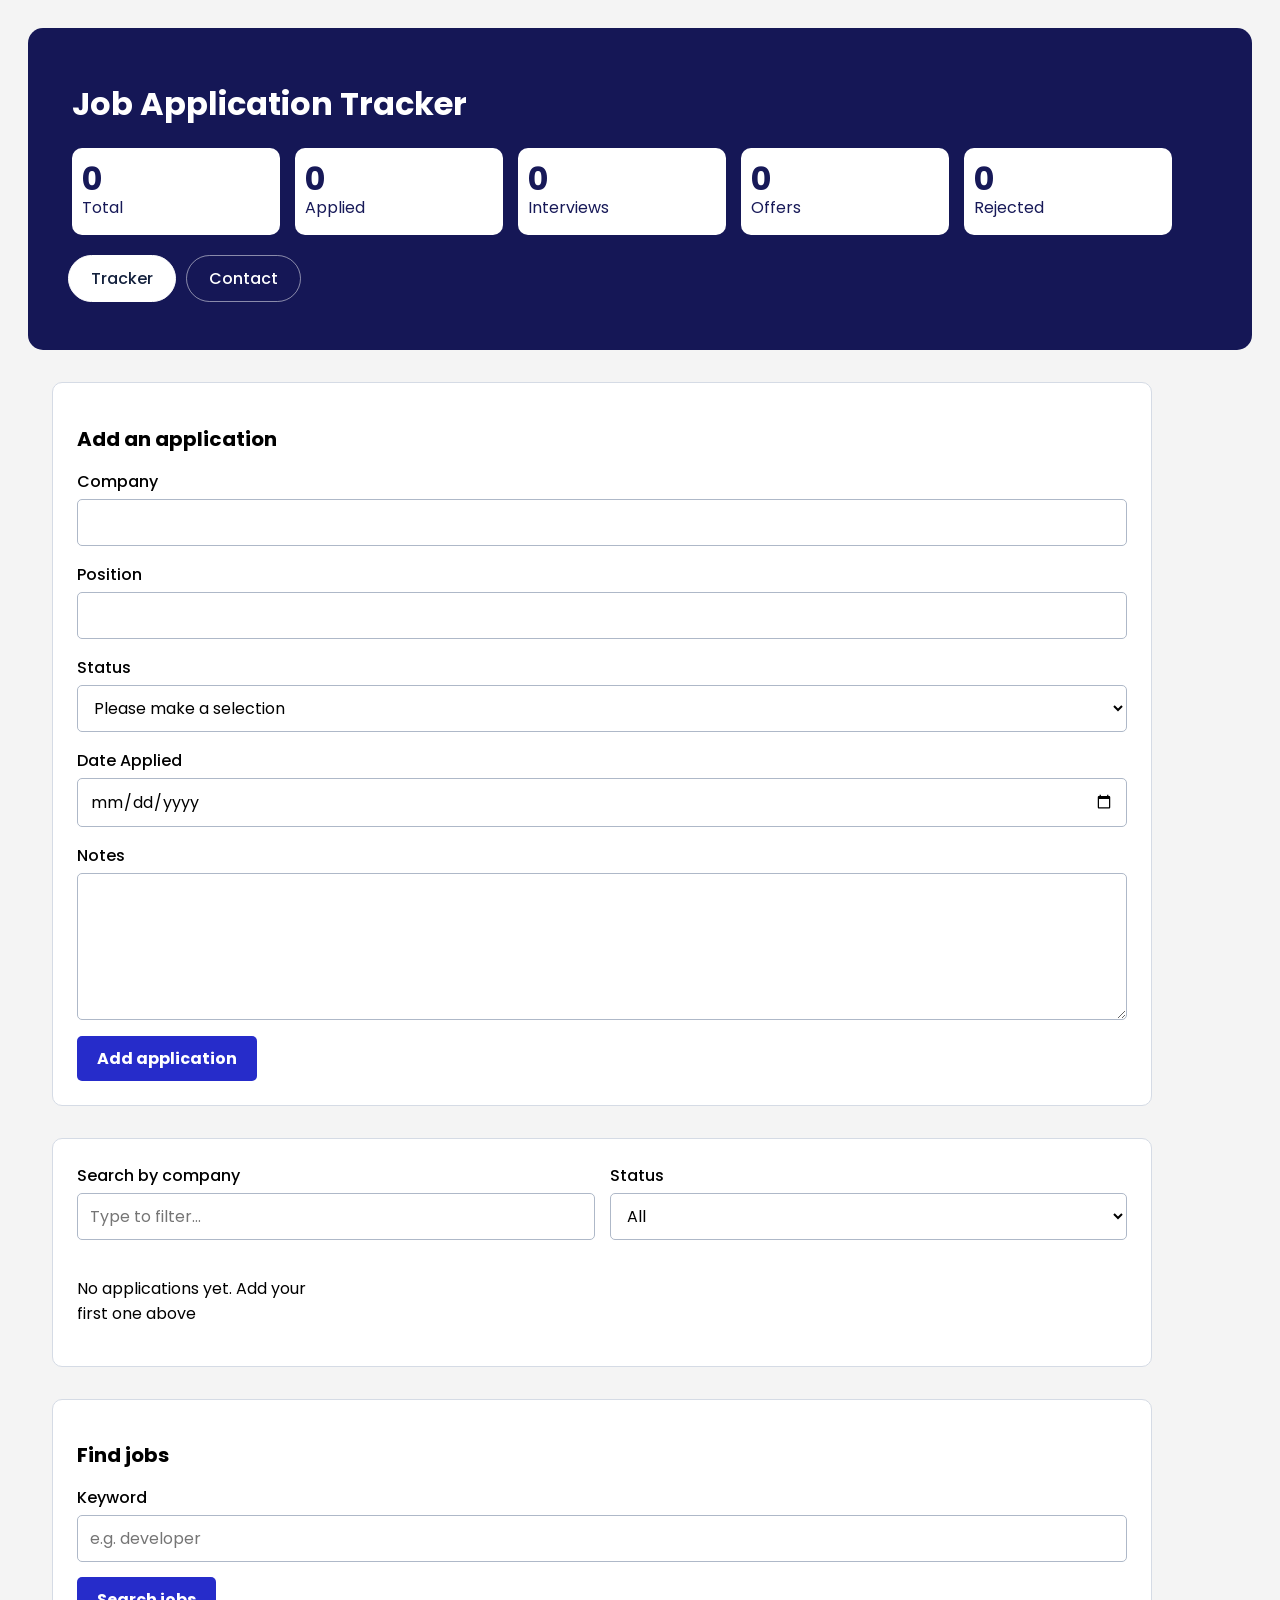
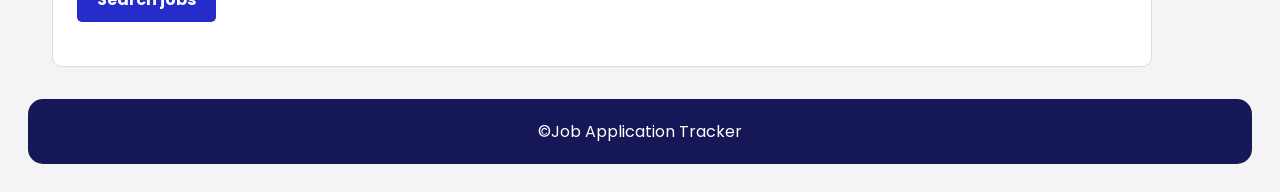
<file: index.html>
<!DOCTYPE html>
<html lang="en">
<head>
    <meta charset="UTF-8">
    <meta name="viewport" content="width=device-width, initial-scale=1.0">
    <title>Job Application Tracker</title>
    <link rel="stylesheet" href="styles.css">
    <script src="apps.js" defer></script>
    <script src="jobs.js" defer></script>
    <link rel="preconnect" href="https://fonts.googleapis.com">
    <link rel="preconnect" href="https://fonts.gstatic.com" crossorigin>
    <link href="https://fonts.googleapis.com/css2?family=Poppins:ital,wght@0,100;0,200;0,300;0,400;0,500;0,600;0,700;0,800;0,900;1,100;1,200;1,300;1,400;1,500;1,600;1,700;1,800;1,900&display=swap" rel="stylesheet">
</head>
<body>
    <header>
        <h1>Job Application Tracker</h1>
        <div class = "dashboard">
            <div class="num-total"> <b id="count-total">0</b> <span> Total</span> </div>
            <div class="num-applied"> <b id="count-applied">0</b> <span> Applied</span> </div>
            <div class="num-interview"> <b id="count-interview">0</b> <span> Interviews</span> </div>
            <div class="num-offer"> <b id="count-offer">0</b> <span> Offers</span></div>
            <div class="num-rejection"> <b id="count-rejection">0</b> <span> Rejected</span> </div>
        </div>
        
        <nav>
            <a href="index.html" class="active">Tracker</a>
            <a href="contact.html">Contact</a>
        </nav>
    </header>
    </header>

    <main>
        <section>
            <h2>Add an application</h2>
            <form id="add-form">
                <label>Company
                    <input type="text" id="company" required>
                </label>
                <label>Position
                    <input type="text" id="position" required>
                </label>
                <label>Status
                    <select id="status">
                        <option value="">Please make a selection</option>
                        <option value="Applied">Applied</option>
                        <option value="Interview">Interview</option>
                        <option value="Rejected">Rejected</option>
                        <option value="Offer">Offer</option>
                    </select>
                </label>
                <label>Date Applied
                    <input type="date" id="dateApplied" required>
                </label>
                <label>Notes
                    <textarea id="notes" rows="5"></textarea>
                </label>
                <button type="submit">Add application</button>
            </form>
        </section>

        <section>
            <div class="filters">
                <label>Search by company
                    <input type="search" id="search" placeholder="Type to filter...">
                </label>
                <label>Status
                    <select id="filter-status">
                        <option value="All">All</option>
                        <option value="Applied">Applied</option>
                        <option value="Interview">Interview</option>
                        <option value="Rejected">Rejected</option>
                        <option value="Offer">Offer</option>
                    </select>
                </label>
            </div>

            <div id="applications" class="grid"></div>
        </section>

        <section>
            <h2>Find jobs</h2>
            <form id="jobs-form" class="filters">
                <label>Keyword
                    <input type="search" id="jobs-search" placeholder="e.g. developer">
                </label>
                <button type="submit">Search jobs</button>
            </form>
            <p id="jobs-status" role="status"></p>
            <ul id="jobs-results"></ul>
        </section>

        
    </main>
    
    <footer>
        <p>&copy;Job Application Tracker </p>
    </footer>
</body>
</html>
</file>
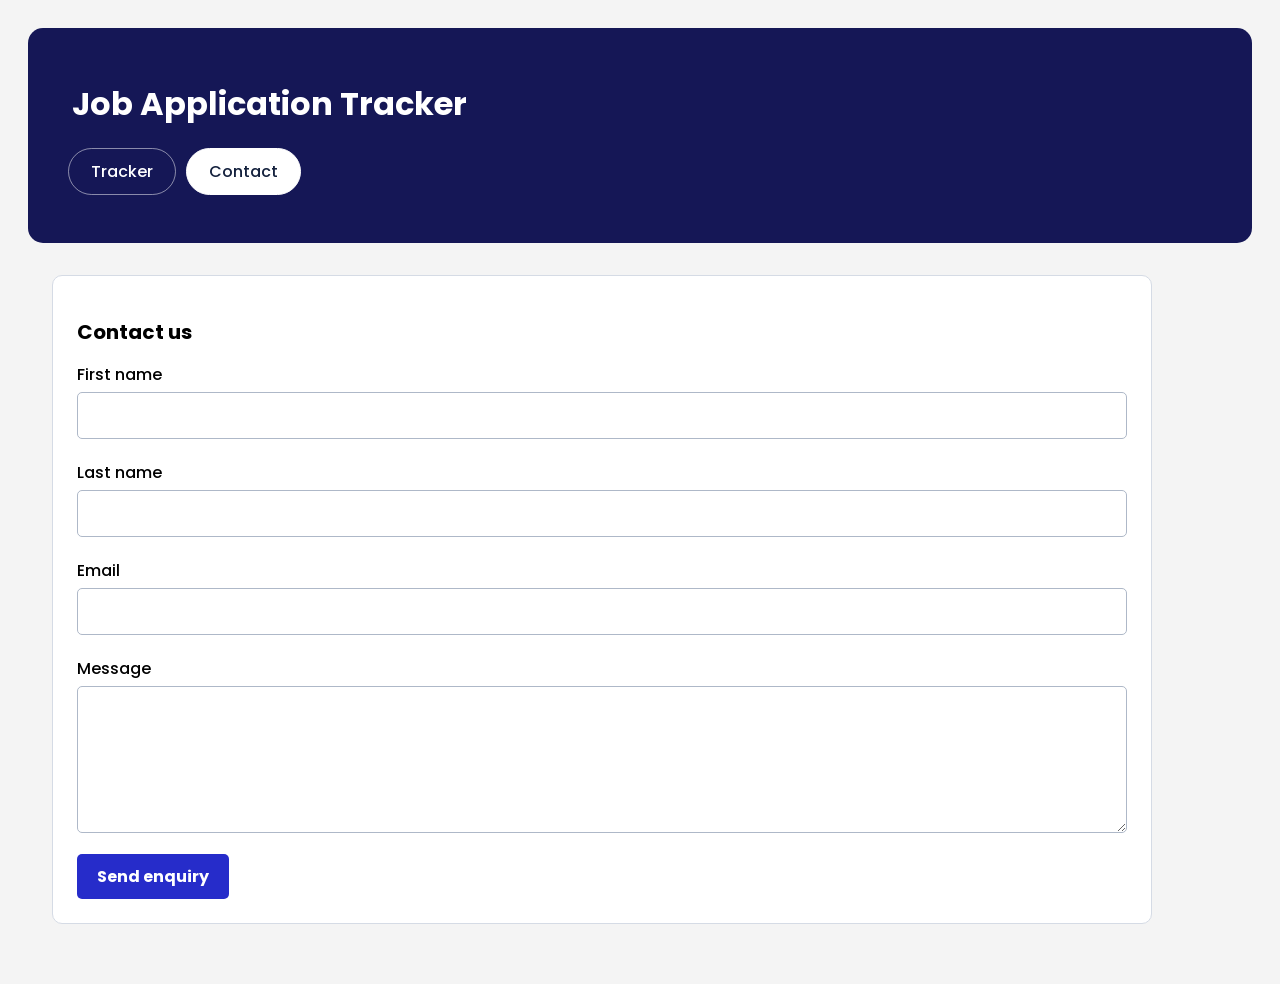
<file: contact.html>
<!DOCTYPE html>
<html lang="en">
<head>
    <meta charset="UTF-8">
    <meta name="viewport" content="width=device-width, initial-scale=1.0">
    <title>Contact</title>
    <link rel="stylesheet" href="styles.css">
    <script src="contact.js" defer></script>
    <link rel="preconnect" href="https://fonts.googleapis.com">
    <link rel="preconnect" href="https://fonts.gstatic.com" crossorigin>
    <link href="https://fonts.googleapis.com/css2?family=Poppins:ital,wght@0,100;0,200;0,300;0,400;0,500;0,600;0,700;0,800;0,900;1,100;1,200;1,300;1,400;1,500;1,600;1,700;1,800;1,900&display=swap" rel="stylesheet">
</head>
<body>
    <header>
        <h1>Job Application Tracker</h1>
        <nav>
            <a href="index.html">Tracker</a>
            <a href="contact.html" class="active">Contact</a>
        </nav>
    </header>
    <main>
        <section>
            <h2>Contact us</h2>
            <form id="contact-form" novalidate>
                <label>First name
                    <input type="text" id="first-name" required>
                    <span class="error" id="error-first-name"></span>
                </label>
                <label>Last name
                    <input type="text" id="last-name" required>
                    <span class="error" id="error-last-name"></span>
                </label>
                <label>Email
                    <input type="text" id="email" required>
                    <span class="error" id="error-email"></span>
                </label>
                <label>Message
                    <textarea id="message" rows="5"></textarea>
                    <span class="error" id="error-message"></span>
                </label>
                <button type="submit">Send enquiry</button>
                <p id="contact-success" role="status" hidden>Your enquiry has been saved. Thank you!</p>
            </form>
        </section>
    </main>
    
</body>
</html>
</file>
<file: styles.css>
body {
    font-family: "Poppins", sans-serif;
    background-color: #f4f4f4f4;
    padding: 20px;

}


header {
    background: rgba(5, 7, 75, 0.93);
    color: white;
    padding: 32px 24px;
    border-radius: 15px;
}

.dashboard {
    display:grid;
    grid-template-columns: repeat(auto-fit, minmax(140px, 1fr));
    gap: 15px;
    max-width: 1100px;
    margin: 20px;
}

.dashboard div {
    background: white;
    color: rgba(5, 7, 75, 0.93);
    border-radius: 10px;
    padding: 15px 10px;
    display: flex;
    flex-direction: column;
}

.dashboard b {
    font-size: 2rem;
    line-height: 1;
}

header h1 {
    margin: 20px;
    max-width: 1100px;
}

.num-applied {
    background: lightslategray;
}

.num-interview {
    background: wheat;
}

.num-rejection {
    background: lightcoral;
}

.num-offer {
    background: lightgreen;
}

main {
    max-width: 1100px;
    margin: 0;
    padding: 32px 24px;
    display: flex;
    flex-direction: column;
    gap: 32px;
}

section {
    background: white;
    border: 1px solid #d5dbe5;
    border-radius: 10px;
    padding: 24px;
}

section h2 {
    margin-bottom: 15px;
    font-size: 20px;
}

form {
    display: flex;
    flex-direction: column;
    gap: 16px;
}

label {
    display: flex;
    flex-direction: column;
    gap: 5px;
    font-weight: 500;
    font-size: 1rem;
}

input, select, textarea {
    font: inherit;
    font-weight: 400;
    padding: 10px 12px;
    border-radius: 5px;
    border: 1px solid #aeb8c8;
    background: white;
    color: black;
}

input:focus, select:focus, textarea:focus {
    outline: 2px solid blue;
    outline-offset: 1px;
}

button {
    font: inherit;
    font-weight: 700;
    background: rgba(22, 28, 198, 0.93);
    color: white;
    border: 0;
    border-radius: 5px;
    padding: 10px 20px;
    cursor: pointer;
    align-self: flex-start;
}

button:hover {
    background: rgba(18, 20, 149, 0.629);
}

.filters {
    display: flex;
    gap: 15px;
    flex-wrap: wrap;
    margin-bottom: 20px;
}

.filters label {
    flex: 1;
    min-width: 200px;
}

.grid {
    display: grid;
    gap: 20px;
    grid-template-columns: repeat(auto-fill, minmax(200px, 1fr));
}

.card {
    background: white;
    border: 1px solid #aeb8c8;
    border-radius: 10px;
    padding: 20px;
    display: flex;
    flex-direction: column;
    gap: 5px;
}

.card p {
    margin: 0;
    font-size: 1rem;
    color: #3d4a63;
    overflow-wrap: anywhere;
}

.card button {
    background: red;
    color: white;
    border: 1px solid #aeb8c8;
}

.card button:hover {
    background: rgb(167, 35, 35);
}

.badge {
    align-self: flex-start;
    font-size: 12px;
    font-weight: 700;
    padding: 3px 10px;
    border-radius: 100px;
}

.badge-applied   { 
    background: #dce6ff; color: rgb(37, 37, 189); 
}

.badge-interview { 
    background: #ffe9b8; color: rgb(148, 104, 21); 
}

.badge-offer     { 
    background: #cdefd6; color: rgb(24, 153, 24); 
}

.badge-rejected  { 
    background: #fad4d0; color: rgb(177, 34, 34); 
}

.error {
    display: block;
    color: rgb(182, 37, 37);
    font-size: 14px;
    font-weight: 400;
}

nav {
    max-width: 1100px;
    margin: 16px ;
    display: flex;
    gap: 10px;
}

nav a {
    color: white;
    text-decoration: none;
    font-weight: 500;
    padding: 10px 22px;
    border: 1px solid rgba(255, 255, 255, 0.5);
    border-radius: 100px;
}

nav a:hover {
    background: rgba(255, 255, 255, 0.18);
}

nav a:focus-visible {
    outline: 2px ;    
    outline-offset: 2px;
}

nav a.active {
    background: white;
    color: #14213d;
    border-color: white;
}

#contact-success {
    color: rgb(14, 90, 14);
    margin: 0;
}

footer {
    background: rgba(5, 7, 75, 0.93);
    color: #fff;
    text-align: center;
    padding: 20px;
    border-radius: 15px;
}

footer p {
    margin: 0;
}

@media (max-width:600px) {
    main {
        padding: 20px 15px;
    }

    section {
        padding: 18px;
    }

    header {
        padding: 24px 16px;
    }
}
</file>
